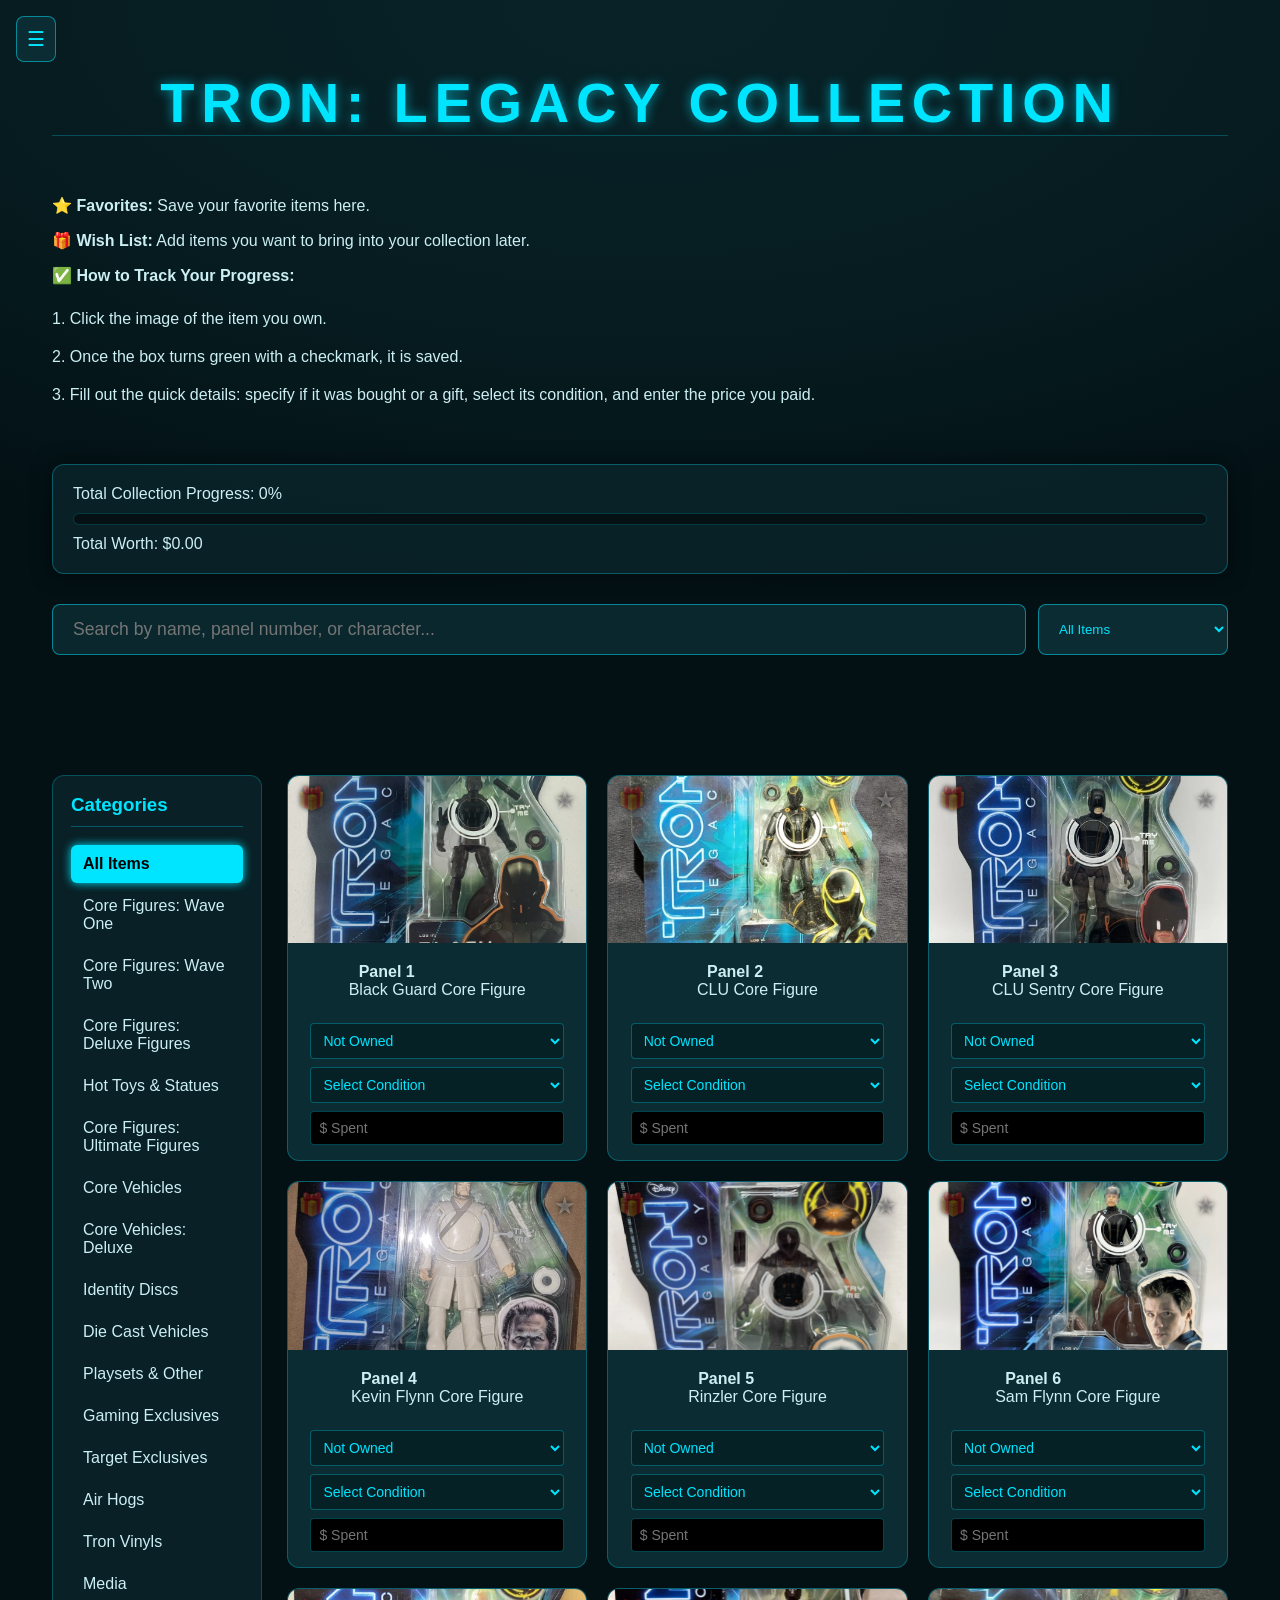
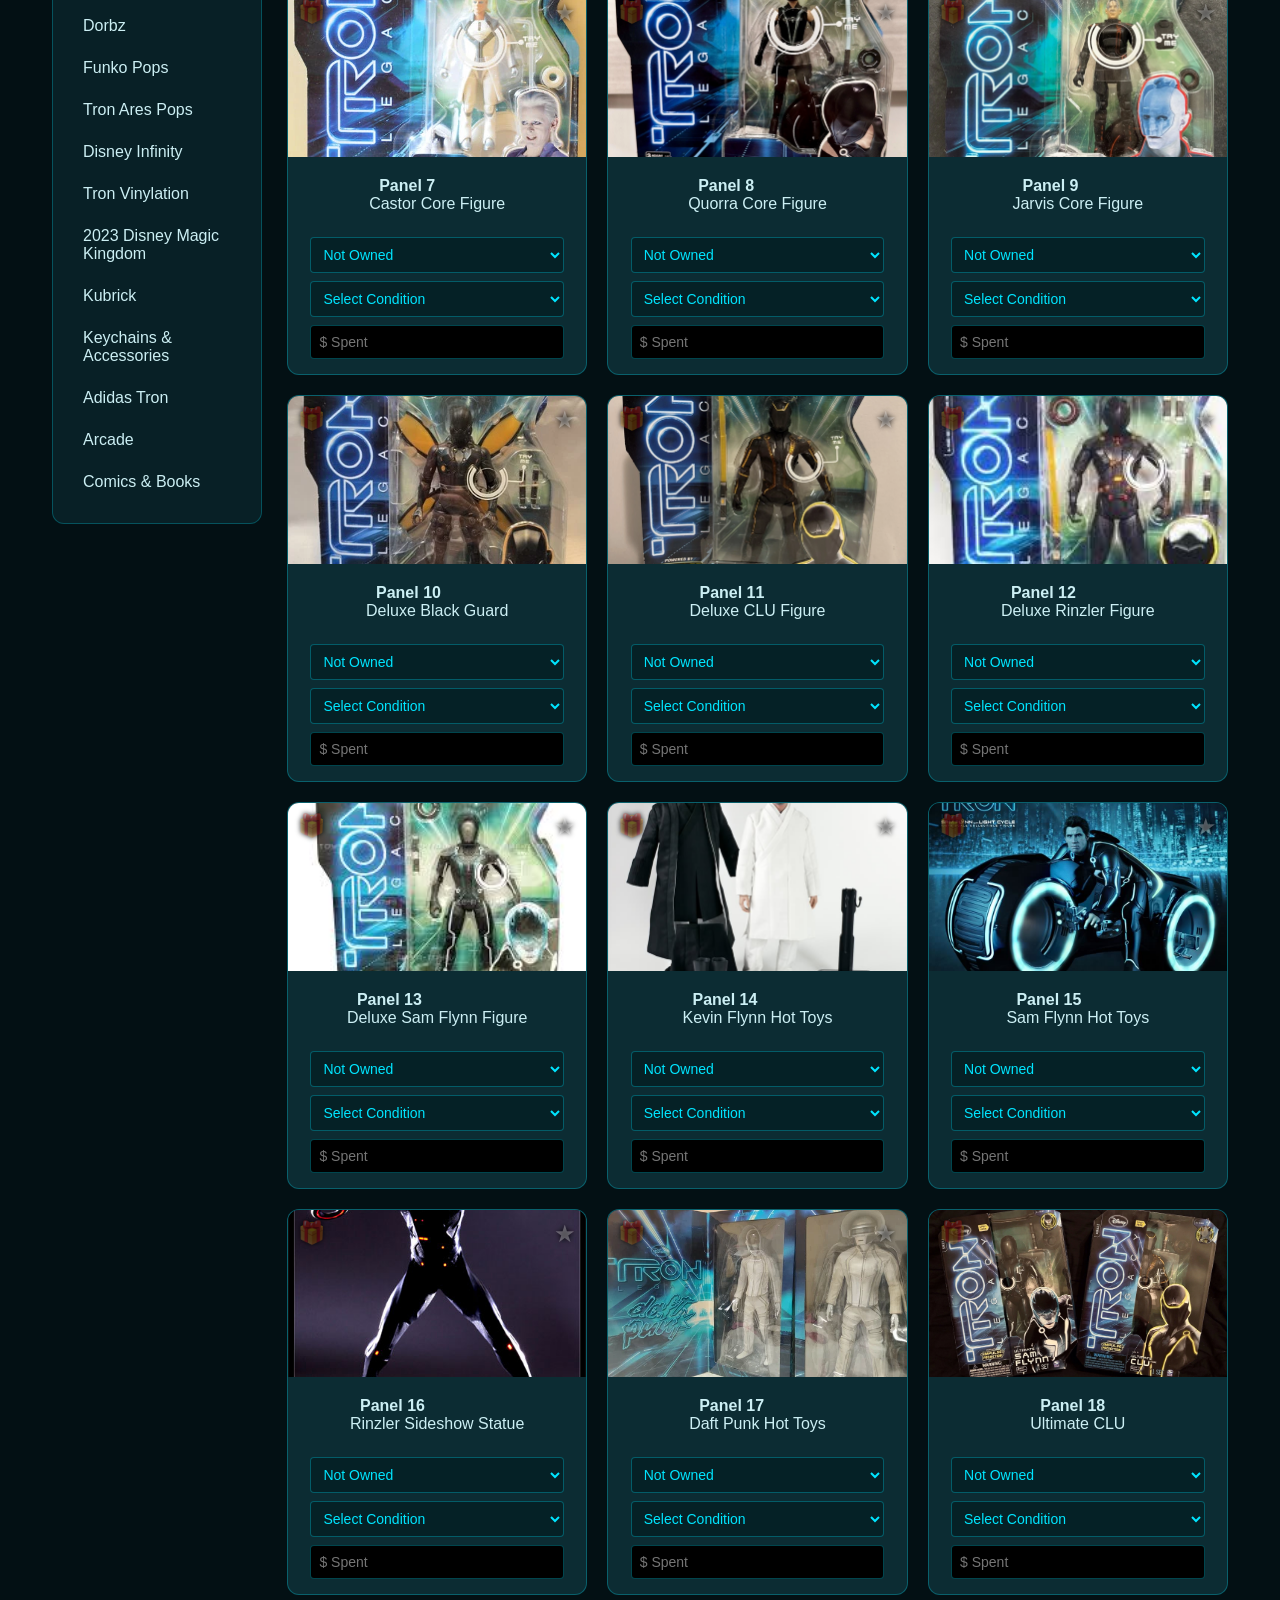
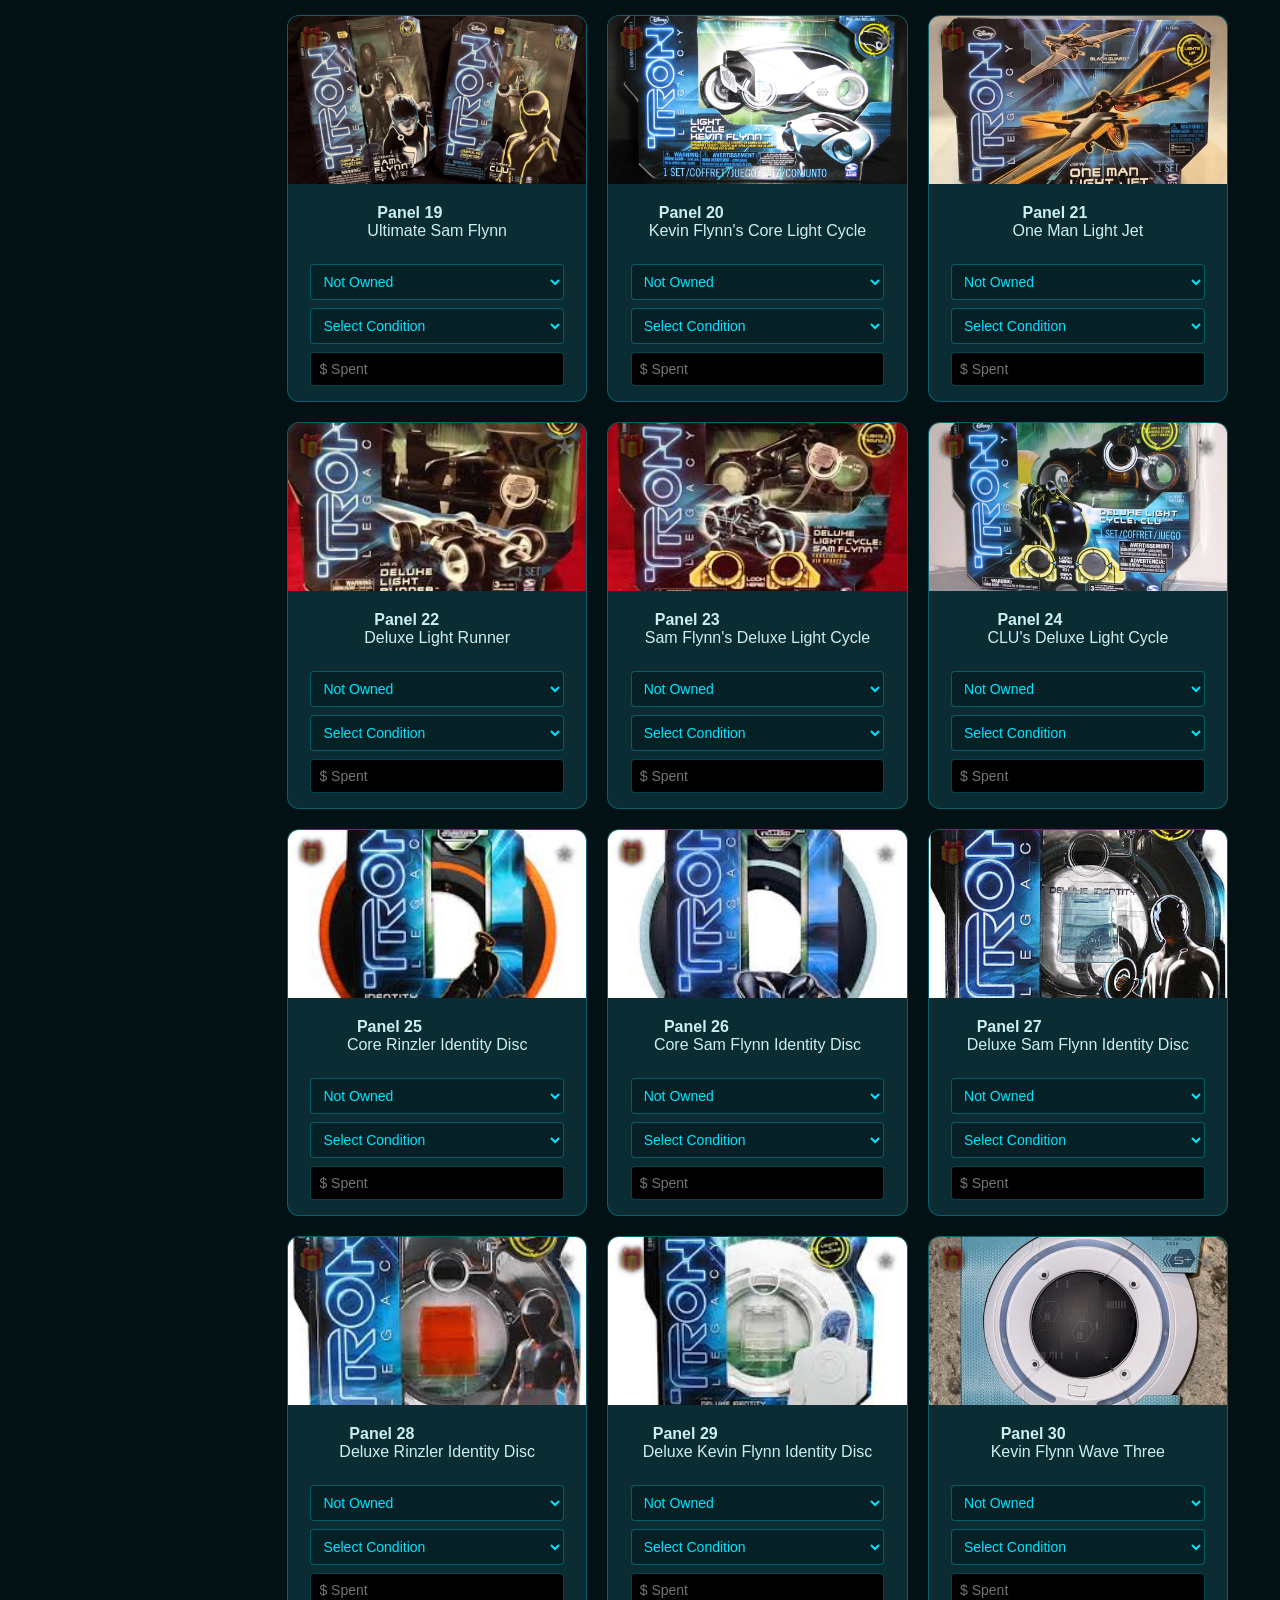
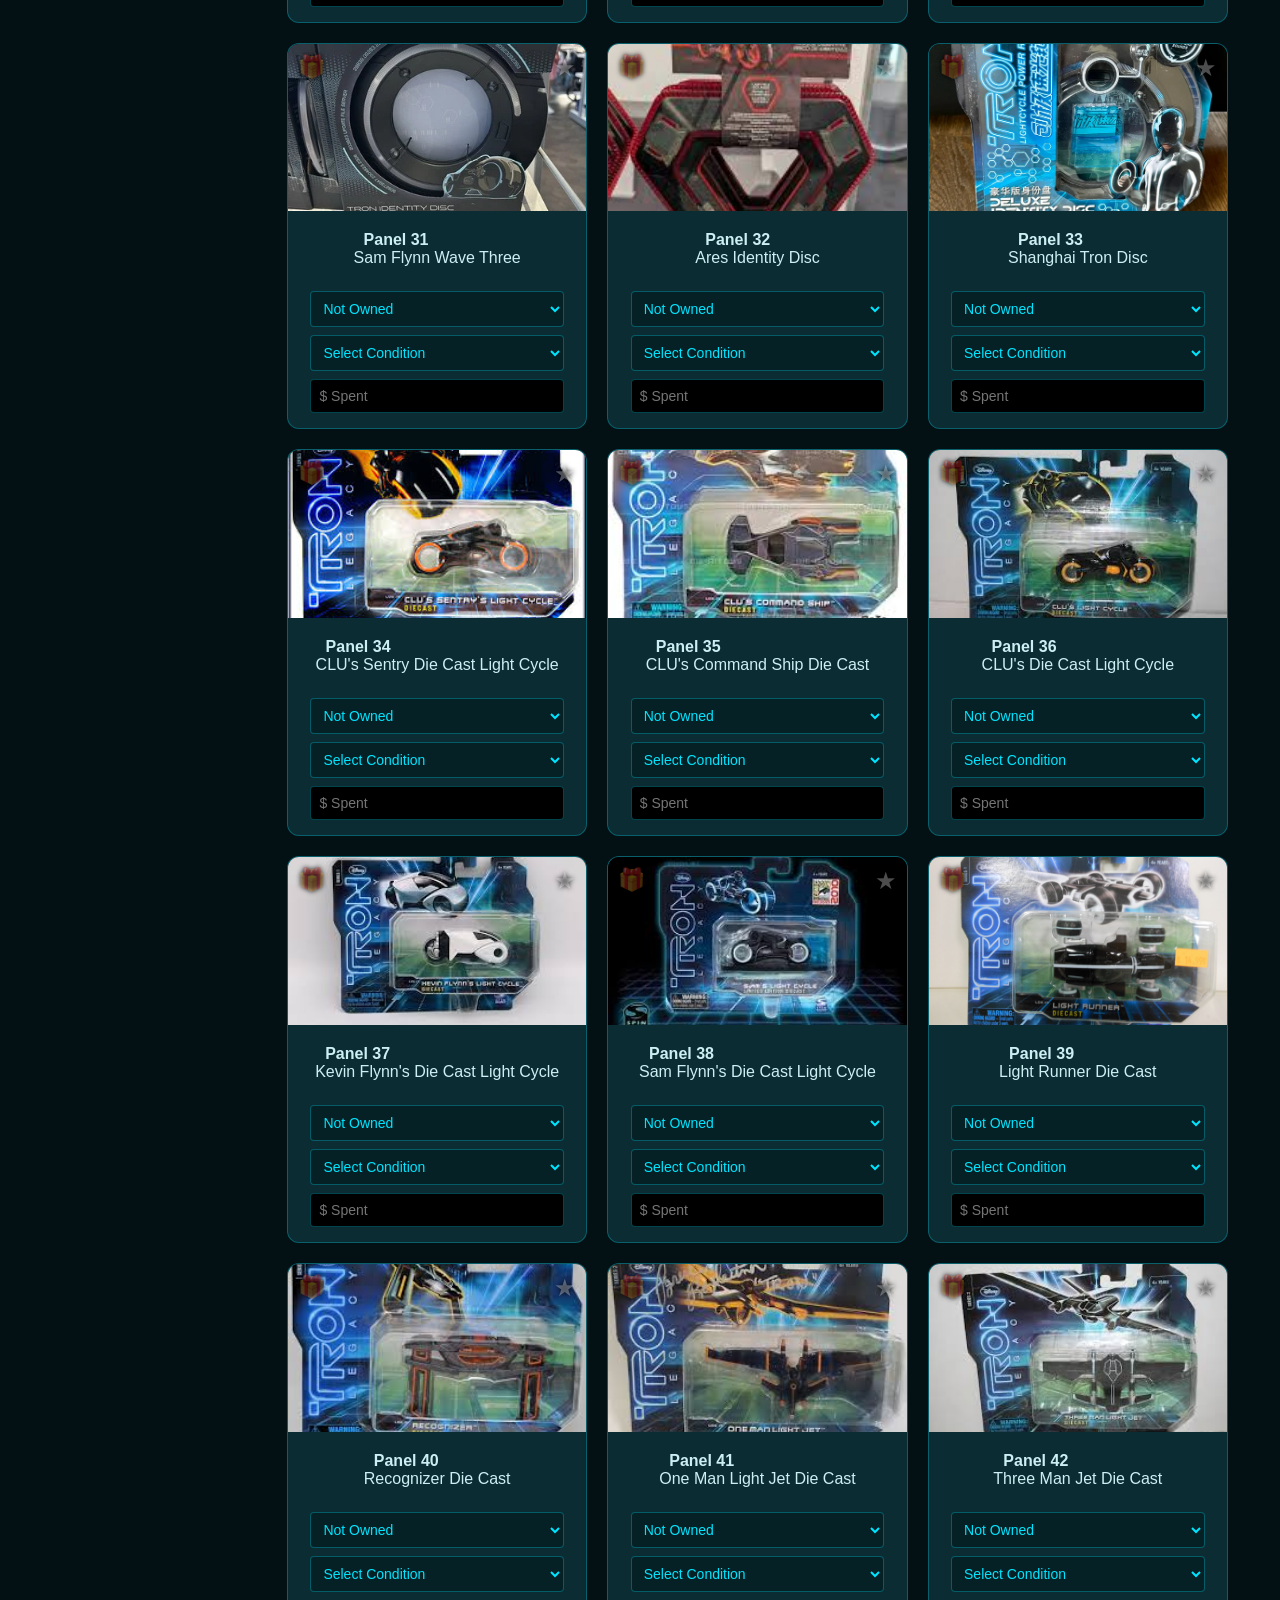
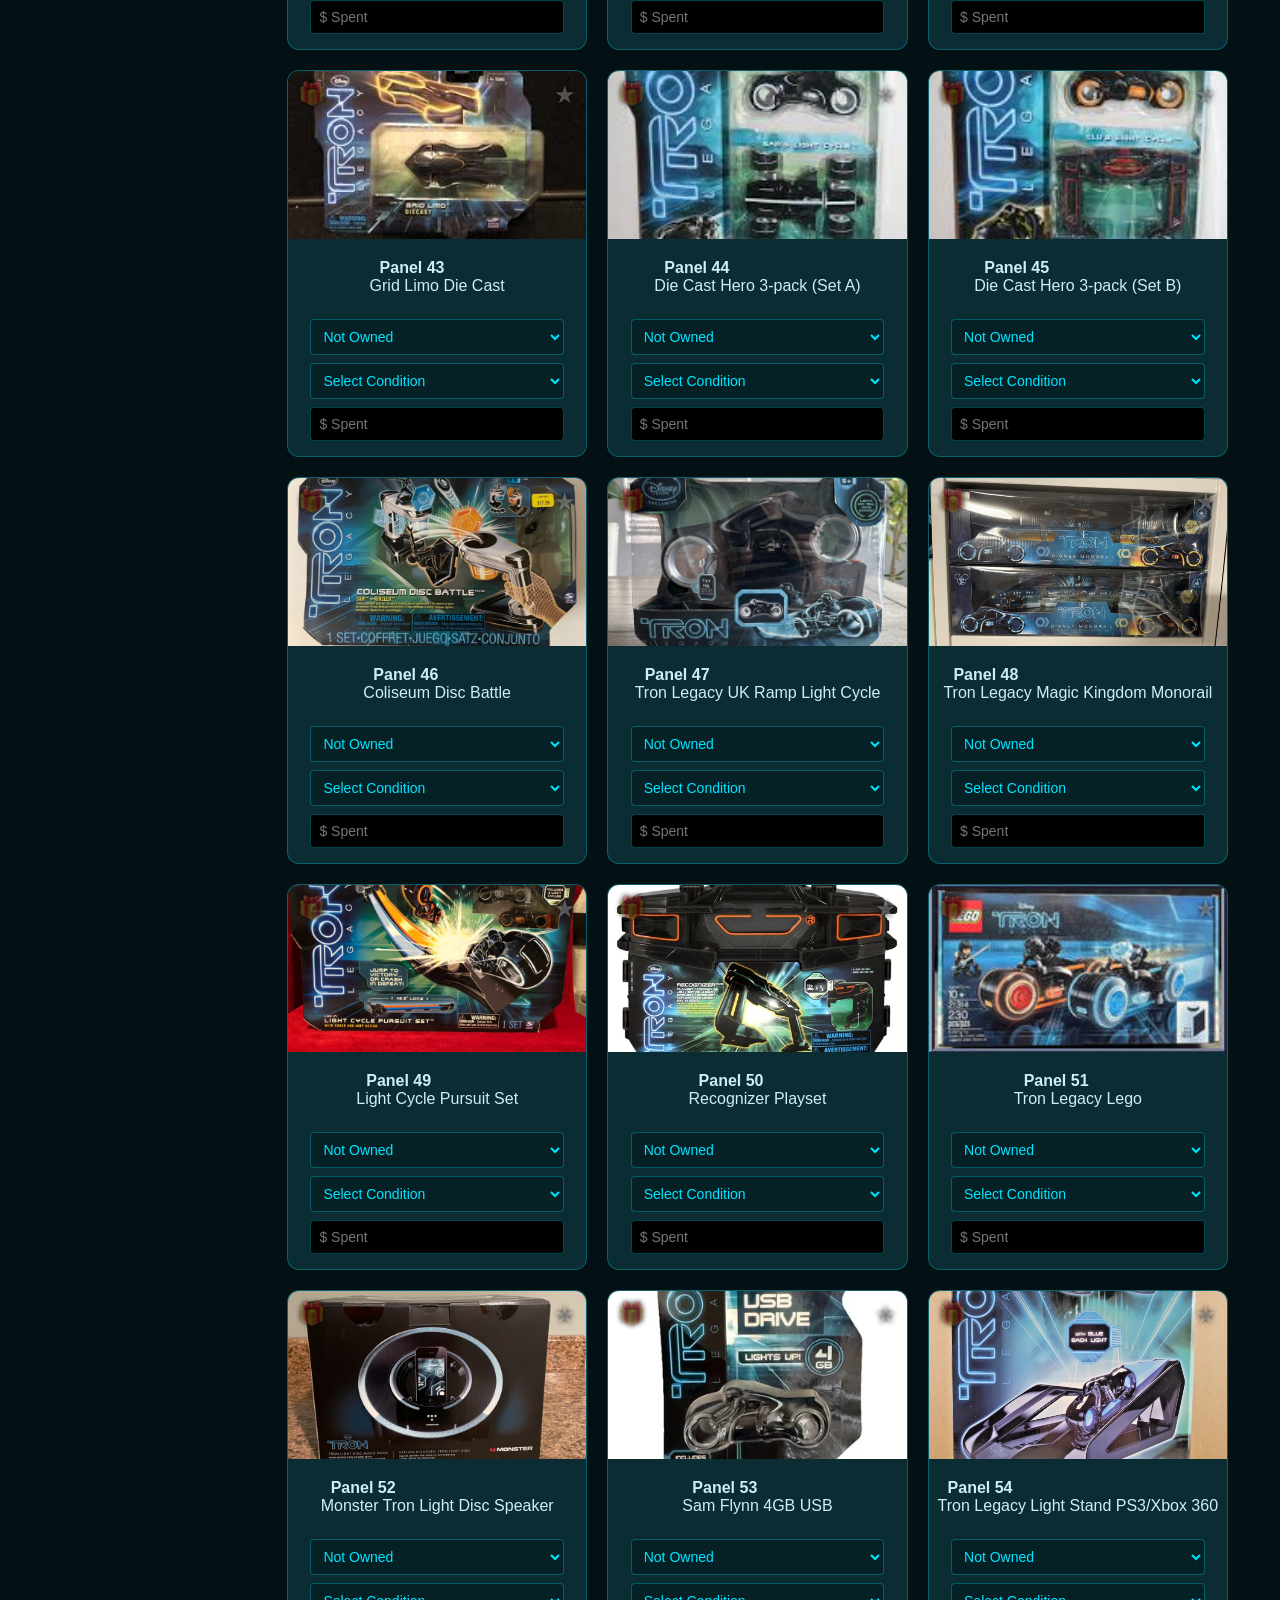
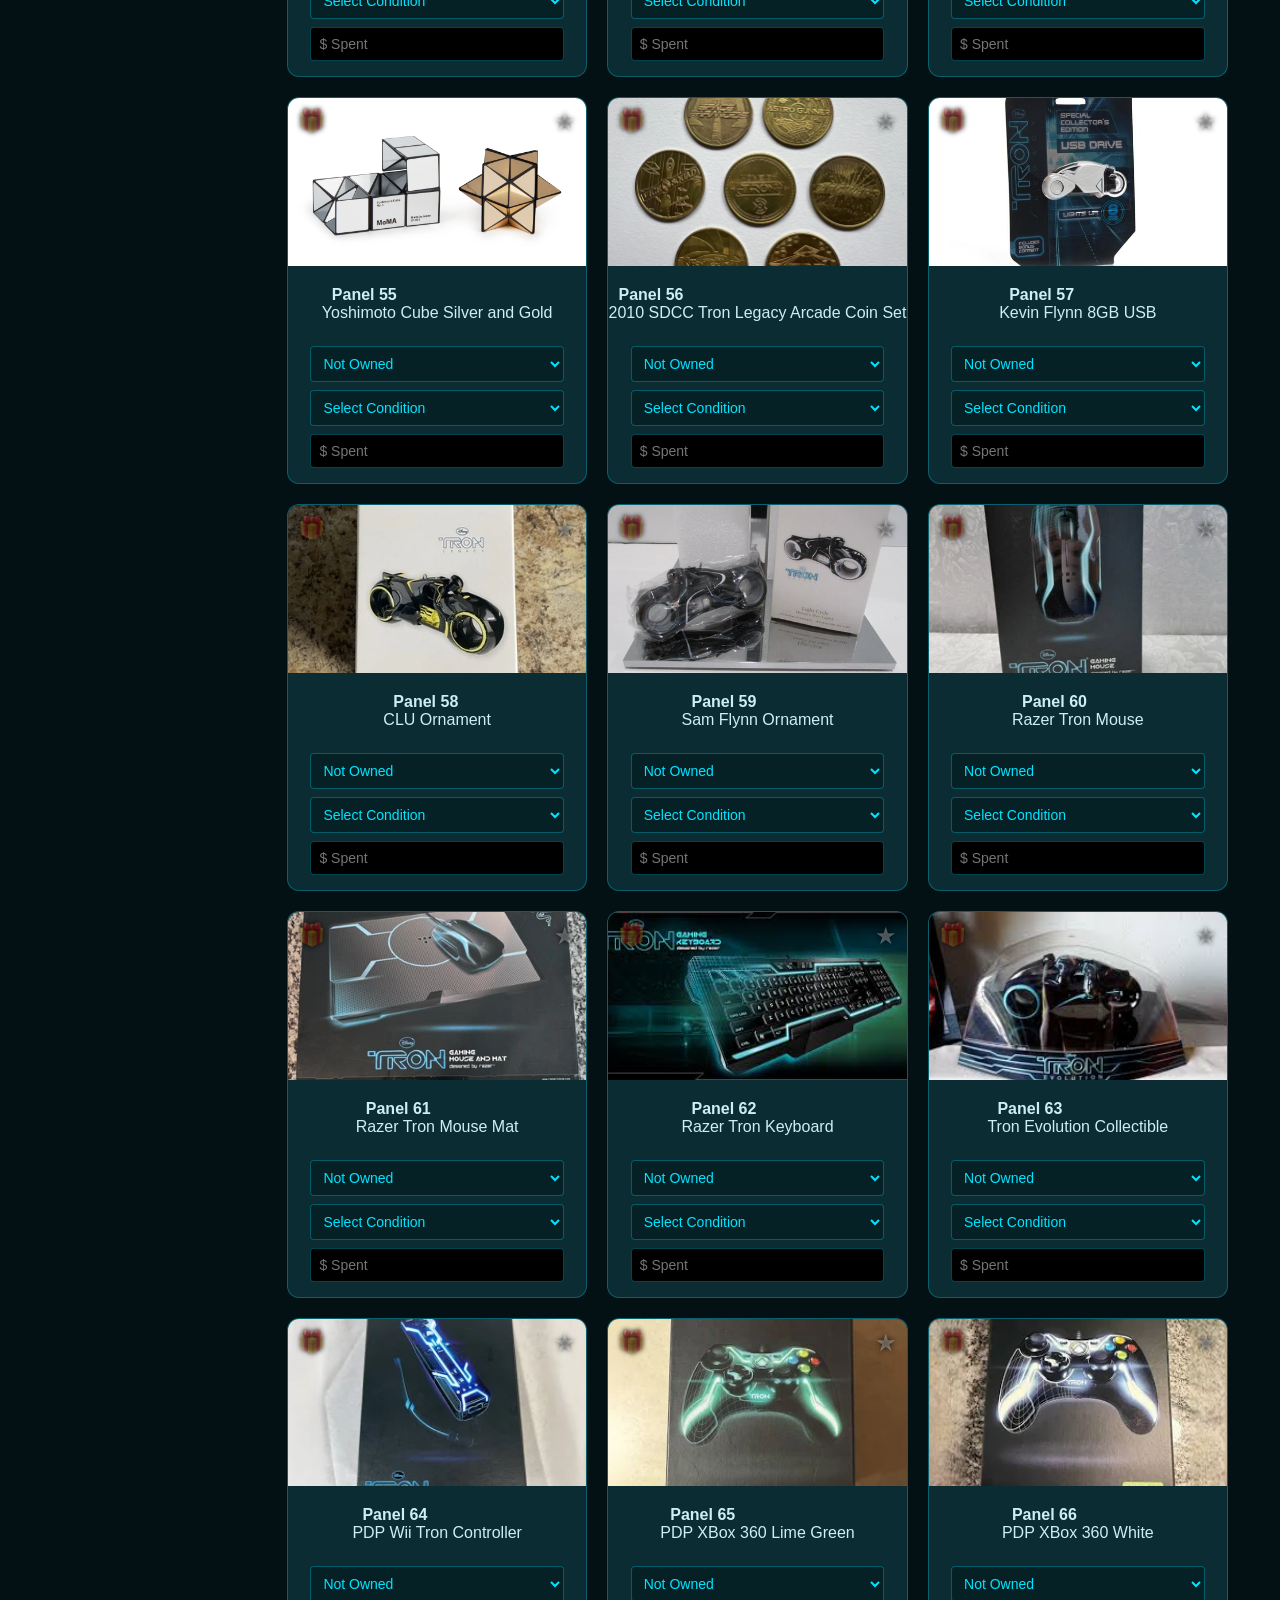
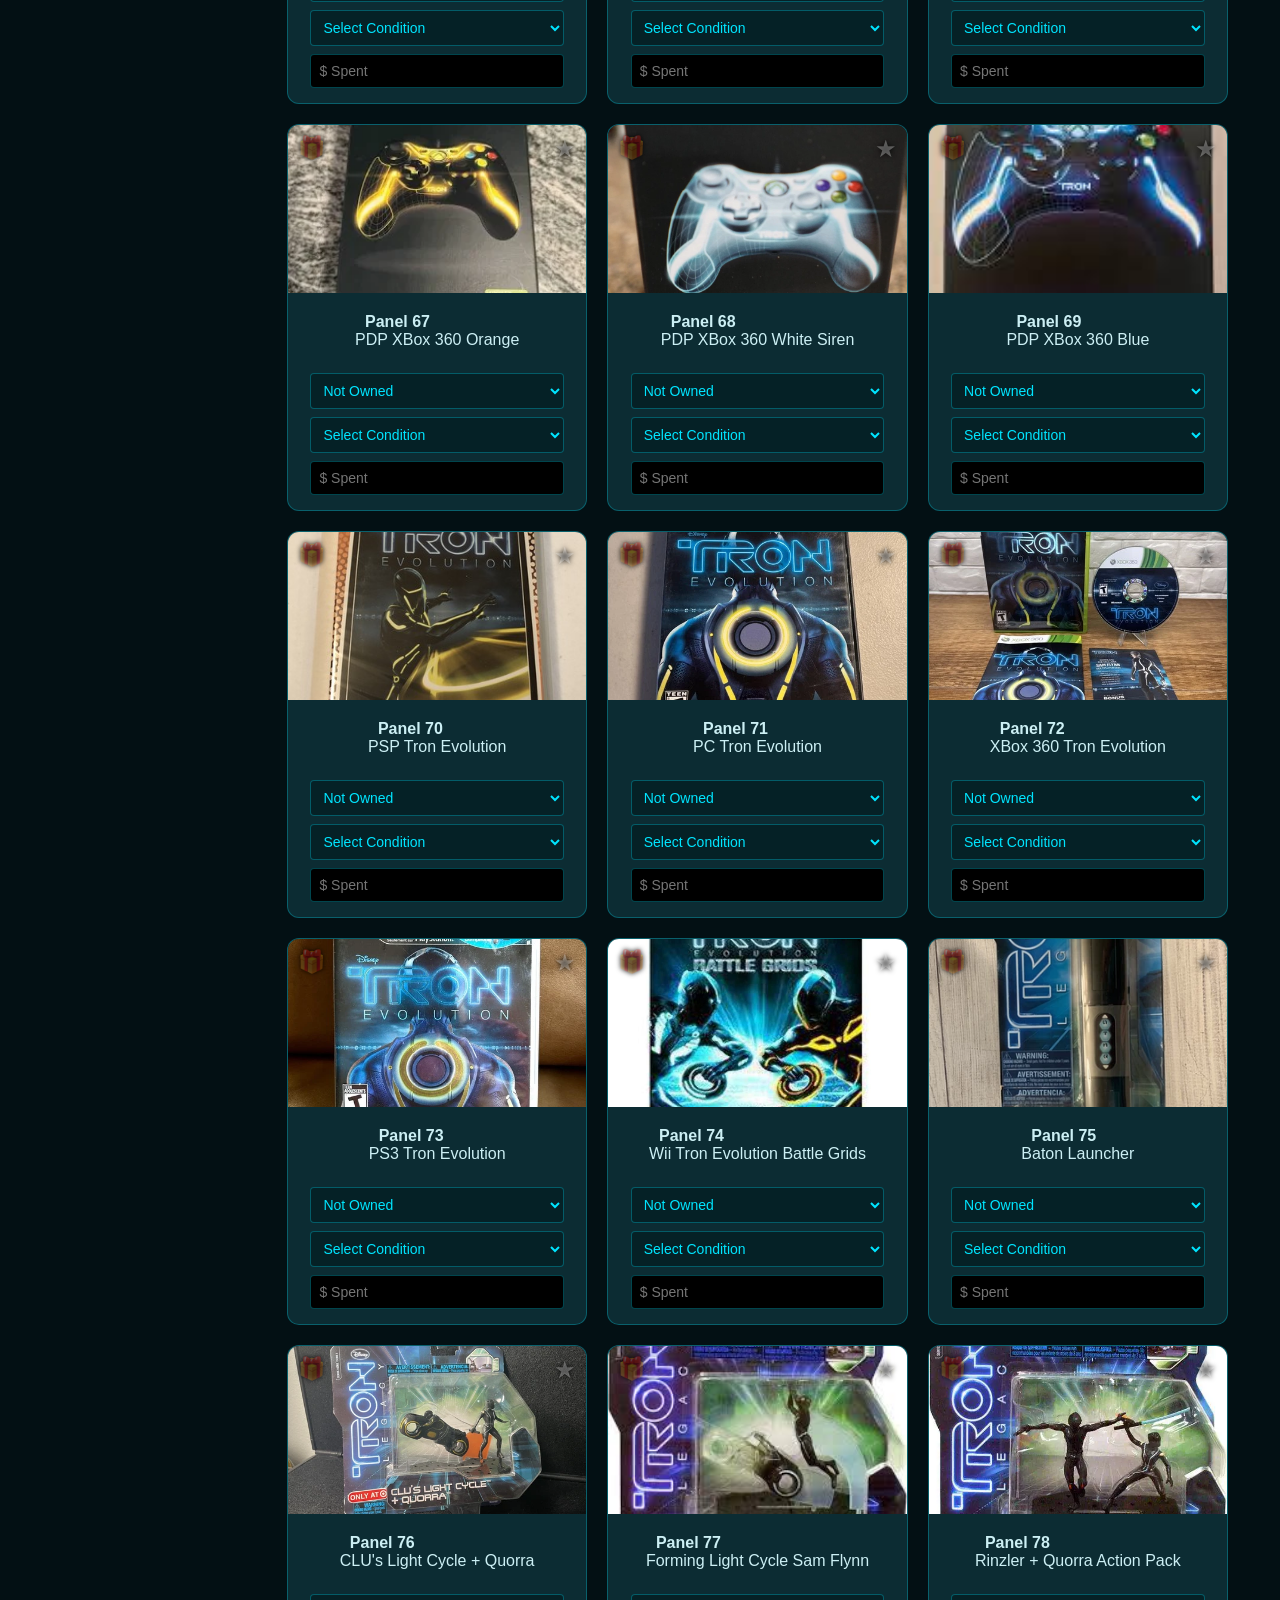
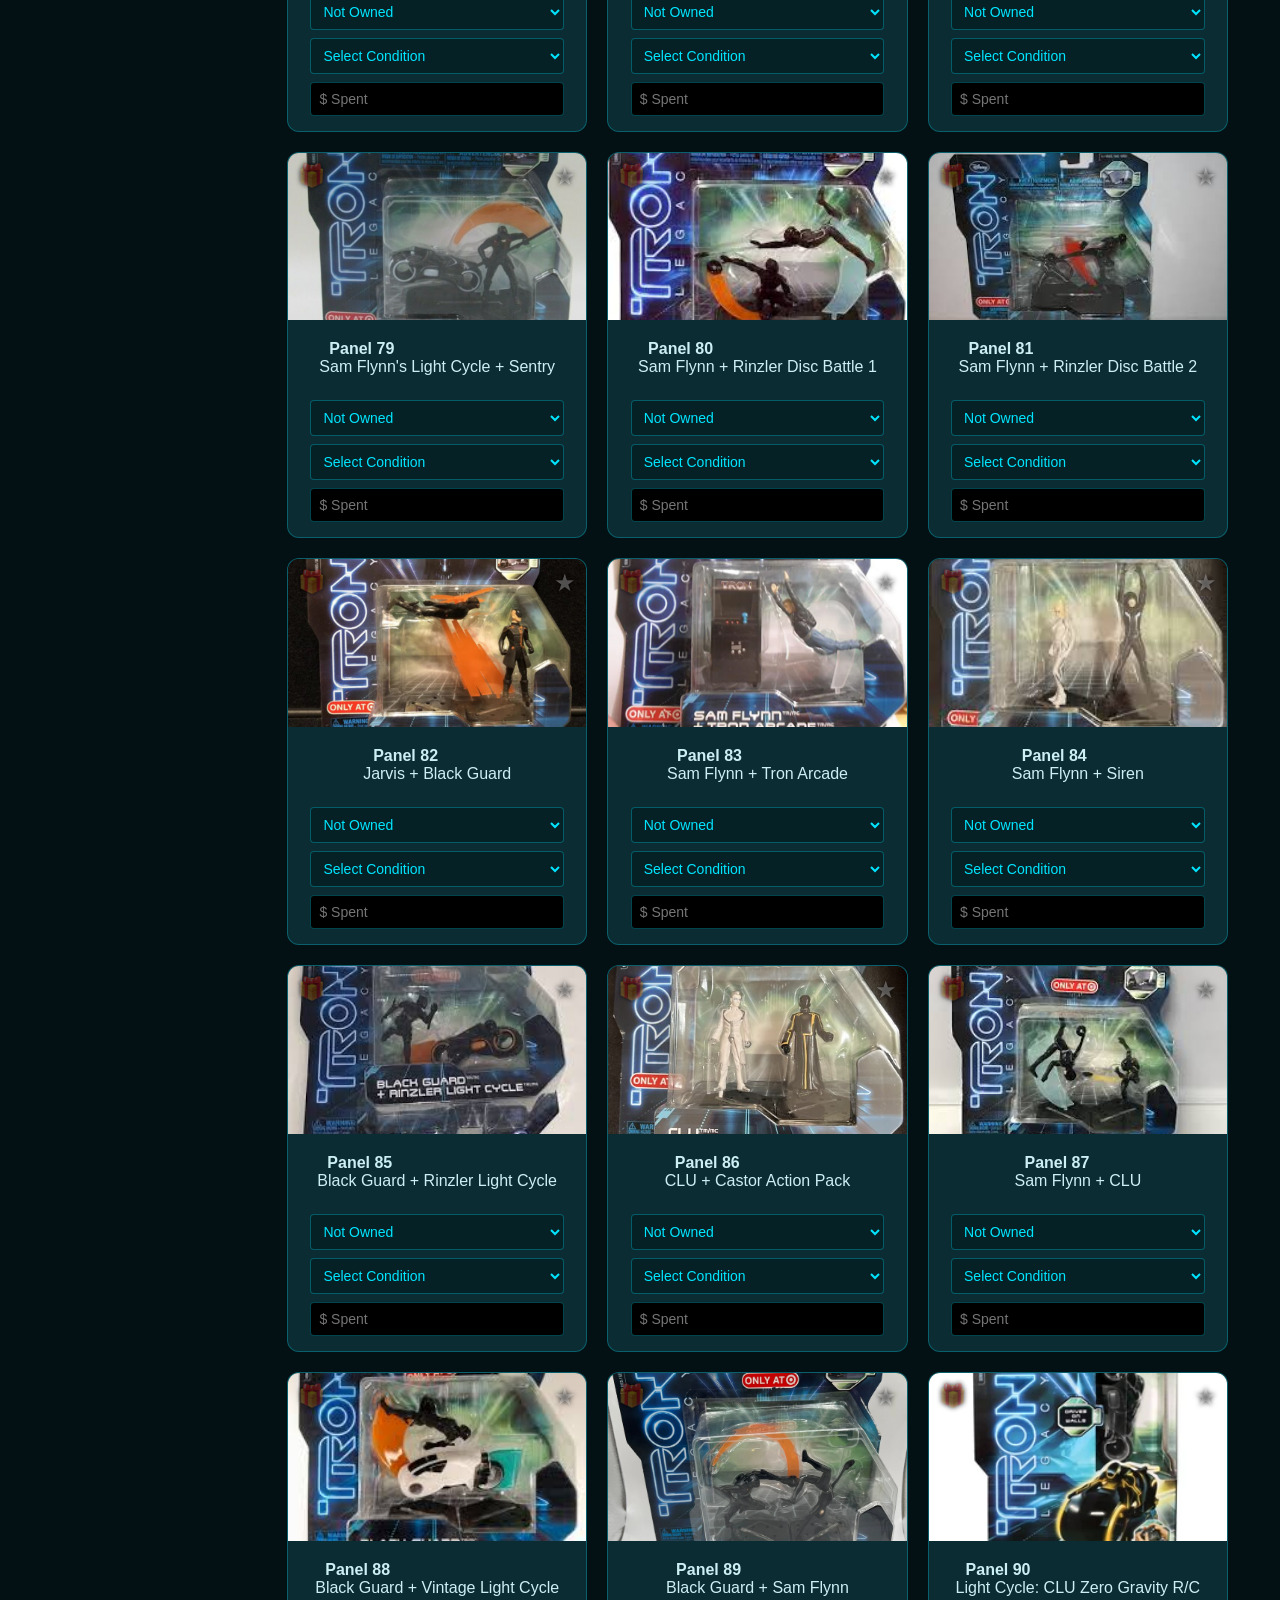
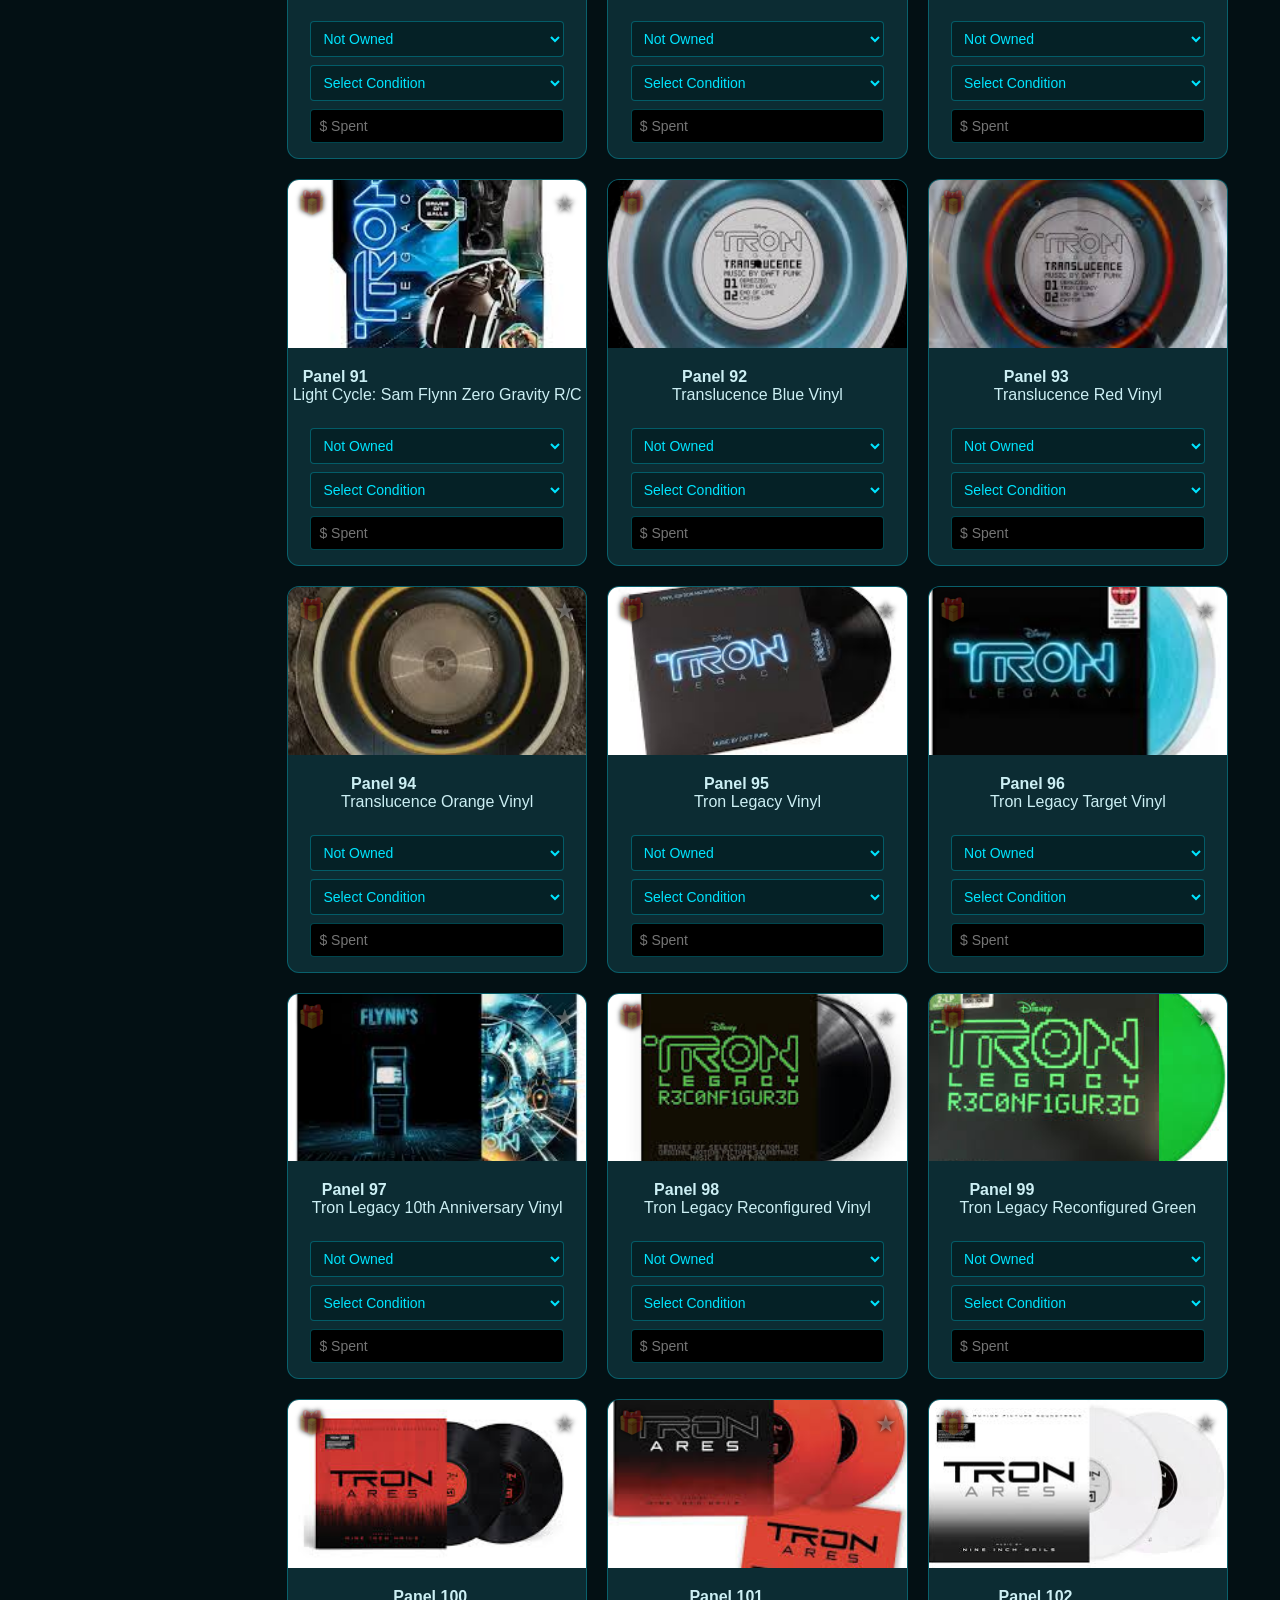
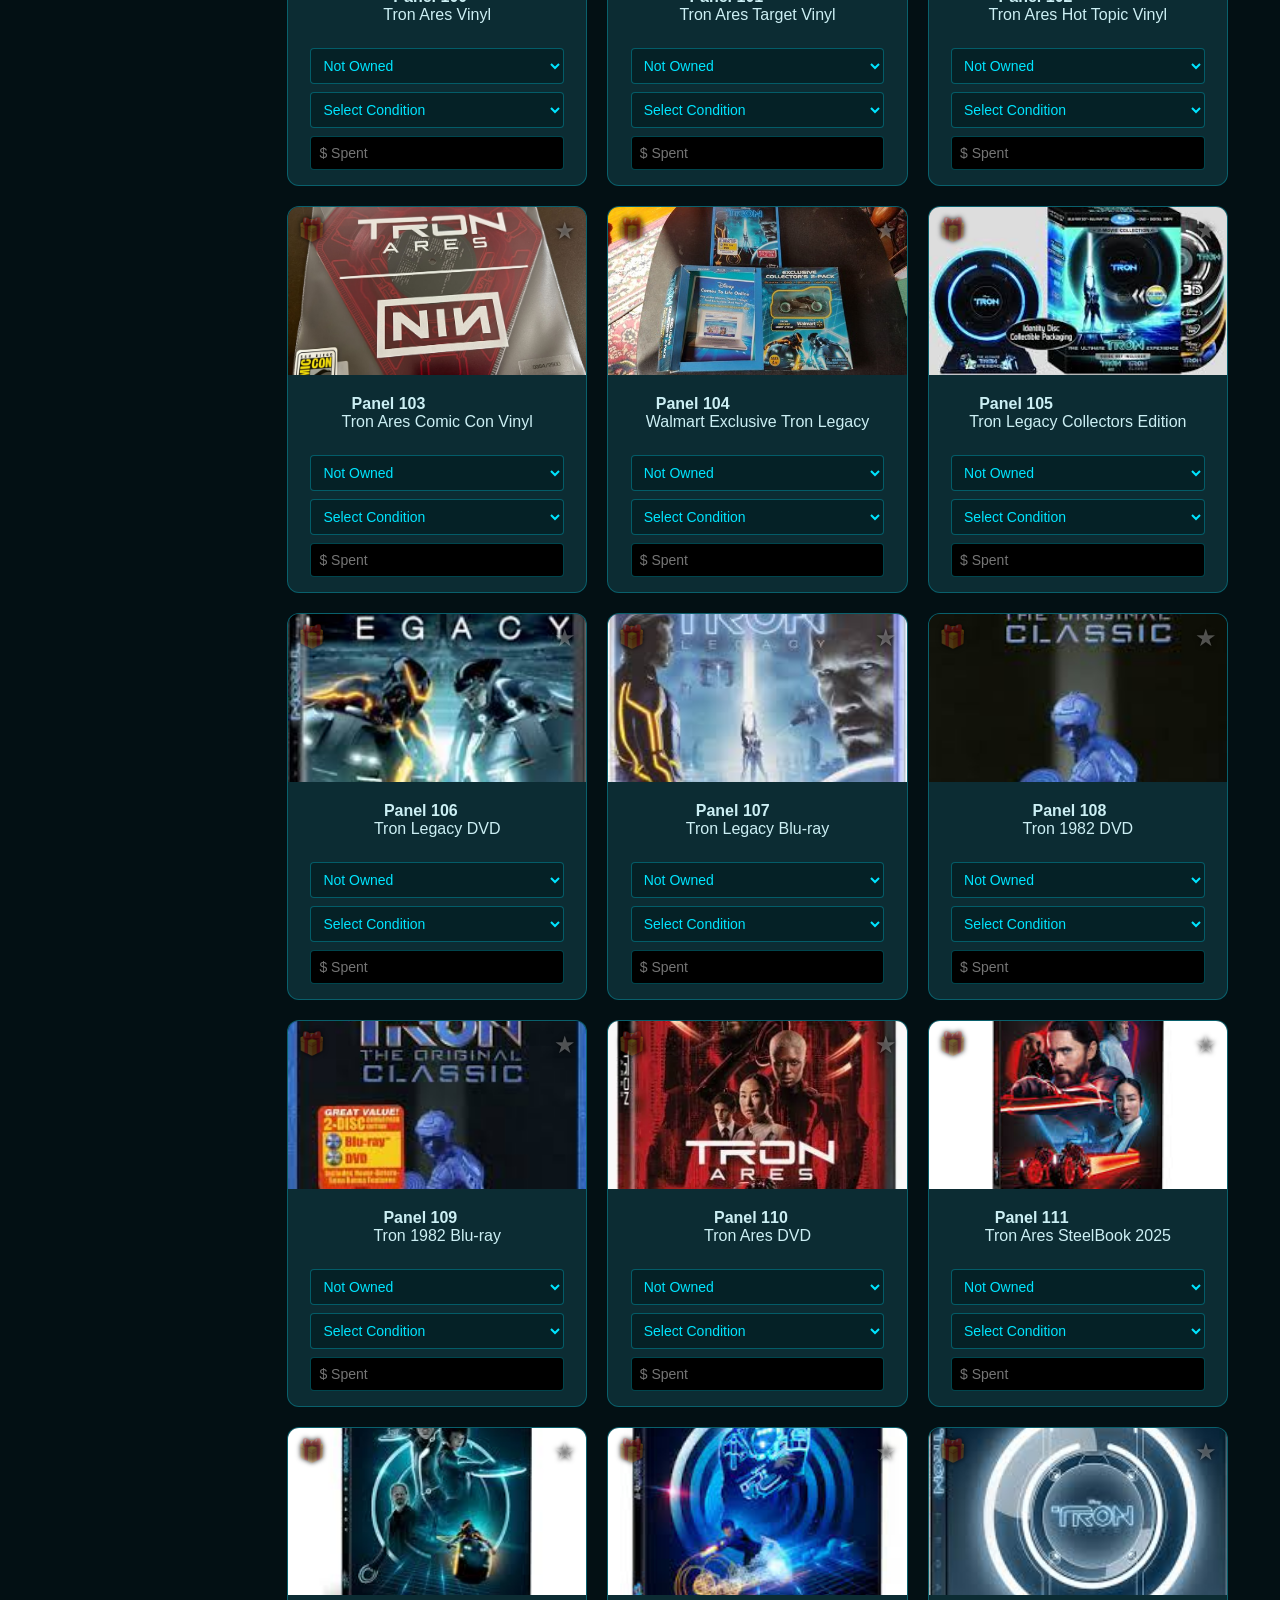
<file: index.html>
<!DOCTYPE html>
<html lang="en">
<head>
  <meta charset="UTF-8" />
  <meta name="viewport" content="width=device-width, initial-scale=1"/>
  <title>TRON: Legacy Collection Tracker</title>
  <link rel="icon" type="image/x-icon" href="disc-logo.jpg">
  <link rel="stylesheet" href="Tron_website.css">

  <!-- Google tag (gtag.js) -->
  <script async src="https://www.googletagmanager.com/gtag/js?id=G-4RZ3PQ4RYC"></script>
  <script>
    window.dataLayer = window.dataLayer || [];
    function gtag(){dataLayer.push(arguments);}
    gtag('js', new Date());
    gtag('config', 'G-4RZ3PQ4RYC');
  </script>

</head>
<body>

<div id="theme-menu" style="position:fixed; top:16px; left:16px; z-index:9999;">
  <button id="theme-toggle" onclick="toggleThemeMenu()" style="background:#0c2c33; border:1px solid rgba(0,229,255,0.5); border-radius:8px; padding:10px; cursor:pointer; color:#00e5ff; font-size:20px;">☰</button>
  <div id="theme-dropdown" style="display:none; position:absolute; top:48px; left:0; background:#0c2c33; border:1px solid rgba(0,229,255,0.4); border-radius:10px; padding:8px; min-width:160px;">
    <p style="color:#cceff4; font-size:11px; margin:4px 8px 8px; opacity:0.6; text-transform:uppercase; letter-spacing:0.1em;">Choose Theme</p>
    <button onclick="setTheme('legacy')" class="theme-btn">🔵 Tron Legacy</button>
    <button onclick="setTheme('ares')" class="theme-btn">🔴 Tron Ares</button>
    <button onclick="setTheme('original')" class="theme-btn">🟣 Tron 1982</button>
  </div>
</div>




  <header class="wrap">
    <h1 class="title">TRON: LEGACY COLLECTION</h1>

    <div style="margin-top: 60px;"></div>
    <p style="margin-bottom: 15px;">⭐ <strong>Favorites:</strong> Save your favorite items here.</p>
    <p style="margin-bottom: 15px;">🎁 <strong>Wish List:</strong> Add items you want to bring into your collection later.</p>
    <p style="margin-bottom: 25px;">✅ <strong>How to Track Your Progress:</strong></p>
    <p style="margin-bottom: 20px;">1. Click the image of the item you own.</p>
    <p style="margin-bottom: 20px;">2. Once the box turns green with a checkmark, it is saved.</p>
    <p style="margin-bottom: 20px;">3. Fill out the quick details: specify if it was bought or a gift, select its condition, and enter the price you paid.</p>
    <div style="margin-bottom: 60px;"></div>

    <div class="overall-progress-container">
      <div class="progress-label">Total Collection Progress: <span id="total-percent">0%</span></div>
      <div class="progress-bar-bg">
        <div id="progress-bar-fill" class="progress-bar-fill"></div>
      </div>
      <div class="worth-label">Total Worth: <span id="total-worth">$0.00</span></div>
    </div>

    <div class="search-container">
      <input type="text" id="collectionSearch" placeholder="Search by name, panel number, or character..." onkeyup="filterCollection()">
      <select id="statusFilter" onchange="filterCollection()">
        <option value="all">All Items</option>
        <option value="owned">✅ Owned Only</option>
        <option value="favorites">⭐ Favorites Only</option>
        <option value="wishlist">🎁 Wishlist Only</option>
      </select>
    </div>
  </header>

  <div class="main-container wrap">
    <nav class="sidebar">
      <h3>Categories</h3>
      <ul id="category-list"></ul>
    </nav>
    <main class="content">
      <div id="collection-grid" class="grid"></div>
    </main>
  </div>

  <button id="backToTop" class="back-to-top" title="Back to Top">↑</button>
  <button id="resetCollected" class="reset-btn">Reset All Data</button>

  <footer>
    <p>Hello, my name is Steve and I have created this website for entertainment.
    If you have any questions, message me via email at:
    <strong><a href="&#109;&#097;&#105;&#108;&#116;&#111;&#058;&#080;&#101;&#110;&#097;&#110;&#049;&#048;&#049;&#064;&#103;&#109;&#097;&#105;&#108;&#046;&#099;&#111;&#109;">Email Me</a></strong></p>
  </footer>

  <script src="tron_website.js"></script>
</body>
</html>
</file>
<file: Tron_website.css>
:root {
  --bg: #061b1f;
  --panel: #0c2c33;
  --accent: #00e5ff;
  --text: #cceff4;
  --success: #39ff14;
  --danger: #ff4d4d;
}

* { 
  box-sizing: border-box; 
}

body {
  margin: 0;
  min-height: 100vh;
  background: radial-gradient(1200px 600px at 50% 0%, #082328 0%, var(--bg) 60%, #031014 100%);
  color: var(--text);
  font-family: "Segoe UI", sans-serif;
  scroll-behavior: smooth;
}

.wrap { 
  width: 95%; 
  max-width: 1400px; 
  margin: 0 auto; 
  padding: 32px 20px 48px; 
}

/* Header & Title */
.title {
  text-align: center;
  letter-spacing: 0.12em;
  text-transform: uppercase;
  font-size: clamp(22px, 6vw, 56px);
  color: var(--accent);
  text-shadow: 0 0 12px rgba(0, 229, 255, 0.6);
  border-bottom: 1px solid rgba(0, 229, 255, 0.25);
  animation: blink 3s infinite;
  margin-bottom: 30px;
}

@keyframes blink { 
  0%, 100% { opacity: 1; } 
  50% { opacity: 0.4; } 
}

/* Progress Bar */
.overall-progress-container {
  background: rgba(12, 44, 51, 0.6);
  border: 1px solid rgba(0, 229, 255, 0.3);
  border-radius: 12px;
  padding: 20px;
  margin-bottom: 30px;
  box-shadow: 0 0 20px rgba(0, 0, 0, 0.5);
}

.progress-bar-bg {
  width: 100%; 
  height: 12px;
  background: rgba(0, 0, 0, 0.5);
  border-radius: 6px;
  overflow: hidden;
  border: 1px solid rgba(0, 229, 255, 0.2);
  margin: 10px 0;
}

.progress-bar-fill {
  width: 0%; 
  height: 100%;
  background: linear-gradient(90deg, #0072ff, var(--accent));
  box-shadow: 0 0 15px var(--accent);
  transition: width 0.8s ease;
}

/* Search Bar */
.search-container {
  display: flex;
  gap: 12px;
  margin: 30px 0 40px;
  width: 100%;
}

.search-container input {
  flex: 1;
  padding: 14px 20px;
  background: rgba(12, 44, 51, 0.85);
  border: 1px solid rgba(0, 229, 255, 0.5);
  border-radius: 8px;
  color: var(--text);
  font-size: 1.1rem;
}

.search-container input:focus {
  outline: none;
  border-color: var(--accent);
  box-shadow: 0 0 15px rgba(0, 229, 255, 0.4);
}

.search-container select {
  padding: 14px 16px;
  background: #0c2c33;
  border: 1px solid rgba(0, 229, 255, 0.5);
  color: var(--accent);
  border-radius: 8px;
  cursor: pointer;
  min-width: 190px;
}

/* Main Layout */
.main-container {
  display: flex;
  gap: 25px;
}

.sidebar {
  width: 210px;
  flex-shrink: 0;
  background: rgba(12, 44, 51, 0.6);
  border: 1px solid rgba(0, 229, 255, 0.25);
  border-radius: 12px;
  padding: 18px;
  height: fit-content;
  position: sticky;
  top: 20px;
  align-self: start;
}

.sidebar h3 {
  margin-top: 0;
  color: var(--accent);
  border-bottom: 1px solid rgba(0, 229, 255, 0.3);
  padding-bottom: 10px;
}

.sidebar ul {
  list-style: none;
  padding: 0;
  margin: 0;
}

.sidebar li {
  padding: 10px 12px;
  margin: 4px 0;
  border-radius: 6px;
  cursor: pointer;
  transition: all 0.2s;
}

.sidebar li:hover,
.sidebar li.active {
  background: var(--accent);
  color: #000;
  font-weight: bold;
  box-shadow: 0 0 10px var(--accent);
}

.content {
  flex: 1;
  min-width: 0;
}

/* Grid & Cards */
.grid { 
  display: grid; 
  grid-template-columns: repeat(auto-fill, minmax(260px, 1fr)); 
  gap: 20px; 
}

.card {
  background: var(--panel);
  border: 1px solid rgba(0, 229, 255, 0.28);
  border-radius: 12px;
  overflow: hidden;
  transition: transform 0.2s, border-color 0.3s;
  display: flex; 
  flex-direction: column; 
  align-items: center;
  padding-bottom: 15px;
}

.card:hover {
  transform: translateY(-5px);
  border-color: var(--accent);
}

.card.is-collected {
  border-color: var(--success);
  box-shadow: inset 0 0 15px rgba(57, 255, 20, 0.1), 0 0 10px rgba(57, 255, 20, 0.2);
}

/* Image Container Context */
.image-container {
  position: relative;
  width: 100%;
}

.card img { 
  width: 100%; 
  aspect-ratio: 16/9; 
  object-fit: cover; 
  cursor: pointer; 
}

.panel-title {
  margin: 15px 0 5px;
  font-weight: bold;
  text-align: center;
  padding: 0 10px;
}

.panel-title.collected::after {
  content: " ✔"; 
  color: var(--success); 
}

/* Favorites Star Layout Placement */
.fav-star {
  position: absolute;
  top: 10px;
  right: 10px;
  font-size: 24px;
  color: rgba(255, 255, 255, 0.3);
  cursor: pointer;
  text-shadow: 0 0 5px rgba(0, 0, 0, 0.8);
  transition: all 0.2s ease;
  z-index: 5;
  user-select: none;
}

.fav-star:hover {
  transform: scale(1.2);
  color: #ffdf00;
}

.fav-star.is-favorite {
  color: #ffdf00;
  text-shadow: 0 0 8px #ffdf00, 0 0 15px rgba(255, 223, 0, 0.6);
}

/* Wishlist Icon Layout Placement */
.wish-icon {
  position: absolute;
  top: 10px;
  left: 10px;
  font-size: 22px;
  color: rgba(255, 255, 255, 0.3);
  cursor: pointer;
  text-shadow: 0 0 5px rgba(0, 0, 0, 0.8);
  transition: all 0.2s ease;
  z-index: 5;
  user-select: none;
}

.wish-icon:hover {
  transform: scale(1.2);
  color: var(--accent);
}

.wish-icon.is-wishlist {
  color: var(--accent);
  text-shadow: 0 0 8px var(--accent), 0 0 15px rgba(0, 229, 255, 0.6);
}

/* Inside Card Dynamic Input Form Groupings */
.card-controls {
  display: flex;
  flex-direction: column;
  width: 85%;
  gap: 8px;
  margin-top: 8px;
}

.source-select, .grading-select, .price-input {
  width: 100%;
  padding: 8px;
  border-radius: 4px;
  font-size: 14px;
  background: #052126; 
  color: var(--accent);
  border: 1px solid rgba(0, 229, 255, 0.3);
  outline: none;
  transition: all 0.3s ease;
}

.price-input {
  background: #000;
  color: #fff;
}

.source-select:focus, .grading-select:focus, .price-input:focus {
  border-color: var(--accent);
  box-shadow: 0 0 8px rgba(0, 229, 255, 0.4);
}

.grading-select option {
  background-color: #0c2c33;
  color: #fff;
}

/* Back To Top Layout Container Rules */
.back-to-top {
  position: fixed;
  top: 50%;
  right: 30px;
  transform: translateY(-50%);
  width: 55px;
  height: 55px;
  background: var(--accent);
  color: #000;
  border: none;
  border-radius: 50%;
  font-size: 28px;
  font-weight: bold;
  cursor: pointer;
  box-shadow: 0 0 20px rgba(0, 229, 255, 0.6);
  opacity: 0;
  visibility: hidden;
  z-index: 1000;
  display: flex;
  align-items: center;
  justify-content: center;
  transition: right 0.4s ease, opacity 0.3s ease, visibility 0.3s ease, transform 0.2s ease;
}

.back-to-top.show {
  opacity: 1;
  visibility: visible;
}

.back-to-top:hover {
  background: #00f0ff;
  transform: translateY(-50%) scale(1.1);
  box-shadow: 0 0 25px rgba(0, 229, 255, 0.8);
}

/* Global Reset Controls Trigger */
.reset-btn {
  display: block; 
  margin: 60px auto 20px; 
  padding: 12px 24px;
  color: var(--danger); 
  border: 1px solid var(--danger); 
  background: transparent; 
  cursor: pointer;
  border-radius: 6px;
  text-transform: uppercase;
  font-weight: bold;
}

.reset-btn:hover {
  background: var(--danger);
  color: #fff;
  box-shadow: 0 0 15px var(--danger);
}

/* Footer Wrapper Alignment Rules */
footer {
  width: 100%;
  padding: 40px 20px;
  background-color: #0b0f19;
  border-top: 1px solid rgba(0, 229, 255, 0.2);
  display: flex;
  flex-direction: column;
  align-items: center;
  justify-content: center;
  text-align: center;
}

footer p {
  margin: 5px 0;
  max-width: 600px;
  line-height: 1.6;
}

/* ===================== TABLET (max 900px) ===================== */
@media (max-width: 900px) {
  .main-container { 
    flex-direction: column; 
  }

  .sidebar { 
    width: 100%; 
    position: static; 
  }

  .grid {
    grid-template-columns: repeat(auto-fill, minmax(220px, 1fr));
    gap: 16px;
  }

  .back-to-top {
    top: auto;
    bottom: 20px;
    right: -70px;
    width: 44px;
    height: 44px;
    font-size: 20px;
    transform: none;
  }

  .back-to-top.show {
    right: 20px;
    transform: none;
  }

  .back-to-top:hover {
    transform: scale(1.1);
  }
}

/* ===================== MOBILE (max 600px) ===================== */
@media (max-width: 600px) {
  .wrap {
    padding: 20px 12px 32px;
  }

  .title {
    font-size: clamp(20px, 8vw, 32px);
    letter-spacing: 0.06em;
  }

  /* Stack search bar vertically on small screens */
  .search-container {
    flex-direction: column;
    gap: 10px;
    margin: 20px 0 24px;
  }

  .search-container select {
    min-width: 100%;
    width: 100%;
  }

  /* Two columns on mobile instead of one */
  .grid {
    grid-template-columns: repeat(2, 1fr);
    gap: 12px;
  }

  .card {
    padding-bottom: 10px;
  }

  /* Slightly smaller text on cards for mobile */
  .card p {
    font-size: 0.8rem;
    margin: 8px 0 4px;
  }

  .card-controls {
    width: 92%;
    gap: 6px;
  }

  .source-select, .grading-select, .price-input {
    font-size: 12px;
    padding: 6px;
  }

  /* Sidebar scrolls horizontally on mobile */
  .sidebar ul {
    display: flex;
    flex-wrap: wrap;
    gap: 6px;
  }

  .sidebar li {
    padding: 6px 10px;
    font-size: 0.85rem;
  }

  .overall-progress-container {
    padding: 14px;
  }

  .reset-btn {
    margin: 30px auto 16px;
    font-size: 0.85rem;
  }
}

/* ===================== VERY SMALL (max 380px) ===================== */
@media (max-width: 380px) {
  .grid {
    grid-template-columns: 1fr;
  }

  .title {
    font-size: 20px;
  }
}

/* Theme Buttons in Menu */
.theme-btn {
  display: block;
  width: 100%;
  padding: 10px 14px;
  background: transparent;
  border: none;
  color: var(--text);
  text-align: left;
  cursor: pointer;
  border-radius: 6px;
  font-size: 14px;
  margin: 2px 0;
}
.theme-btn:hover {
  background: rgba(0,229,255,0.1);
}

/* Ares Theme */
body.theme-ares {
  background: radial-gradient(1200px 600px at 50% 0%, #2a0505 0%, #1a0505 60%, #0d0000 100%);
}
body.theme-ares .title {
  color: #ff3333;
  text-shadow: 0 0 12px rgba(255,50,50,0.6);
  animation: blink-red 3s infinite;
}
body.theme-ares .progress-bar-fill {
  background: linear-gradient(90deg, #8b0000, #ff3333);
  box-shadow: 0 0 15px #ff3333;
}
body.theme-ares .sidebar li.active,
body.theme-ares .sidebar li:hover {
  background: #ff3333;
  box-shadow: 0 0 10px #ff3333;
}
body.theme-ares .card.is-uninterested {
  border-color: #333 !important;
  box-shadow: none !important;
}
body.theme-ares .card.is-uninterested .panel-title::after {
  color: #888;
}

/* 1982 Purple Theme */
body.theme-original {
  background: radial-gradient(1200px 600px at 50% 0%, #1a0a2e 0%, #0d0515 60%, #080010 100%);
}
body.theme-original .title {
  color: #bb88ff;
  text-shadow: 0 0 12px rgba(160,80,255,0.6);
  animation: blink-purple 3s infinite;
}
body.theme-original .progress-bar-fill {
  background: linear-gradient(90deg, #5500cc, #aa44ff);
  box-shadow: 0 0 15px #aa44ff;
}
body.theme-original .sidebar li.active,
body.theme-original .sidebar li:hover {
  background: #aa44ff;
  box-shadow: 0 0 10px #aa44ff;
}

/* Add these keyframes too */
@keyframes blink-red {
  0%, 100% { opacity: 1; color: #ff3333; }
  50% { opacity: 0.4; color: #cc0000; }
}
@keyframes blink-purple {
  0%, 100% { opacity: 1; color: #bb88ff; }
  50% { opacity: 0.4; color: #7744cc; }
}
</file>
